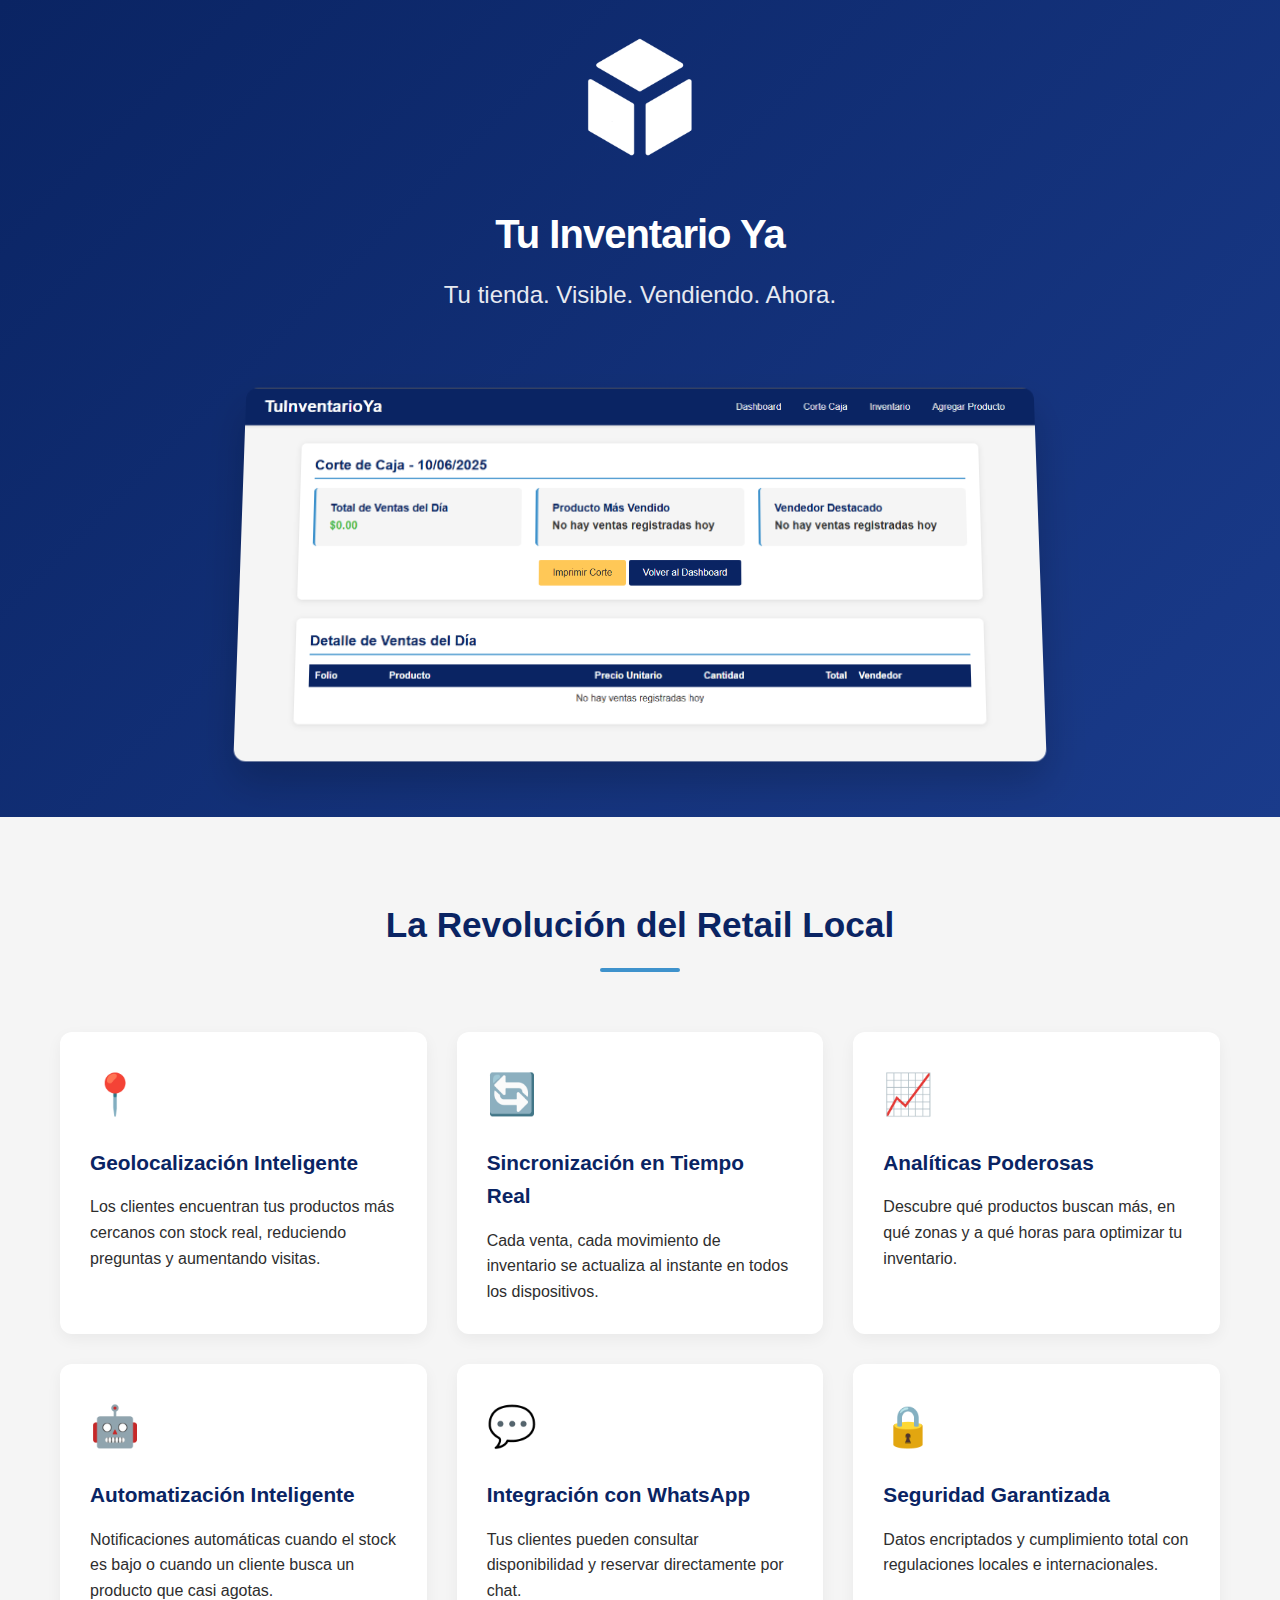
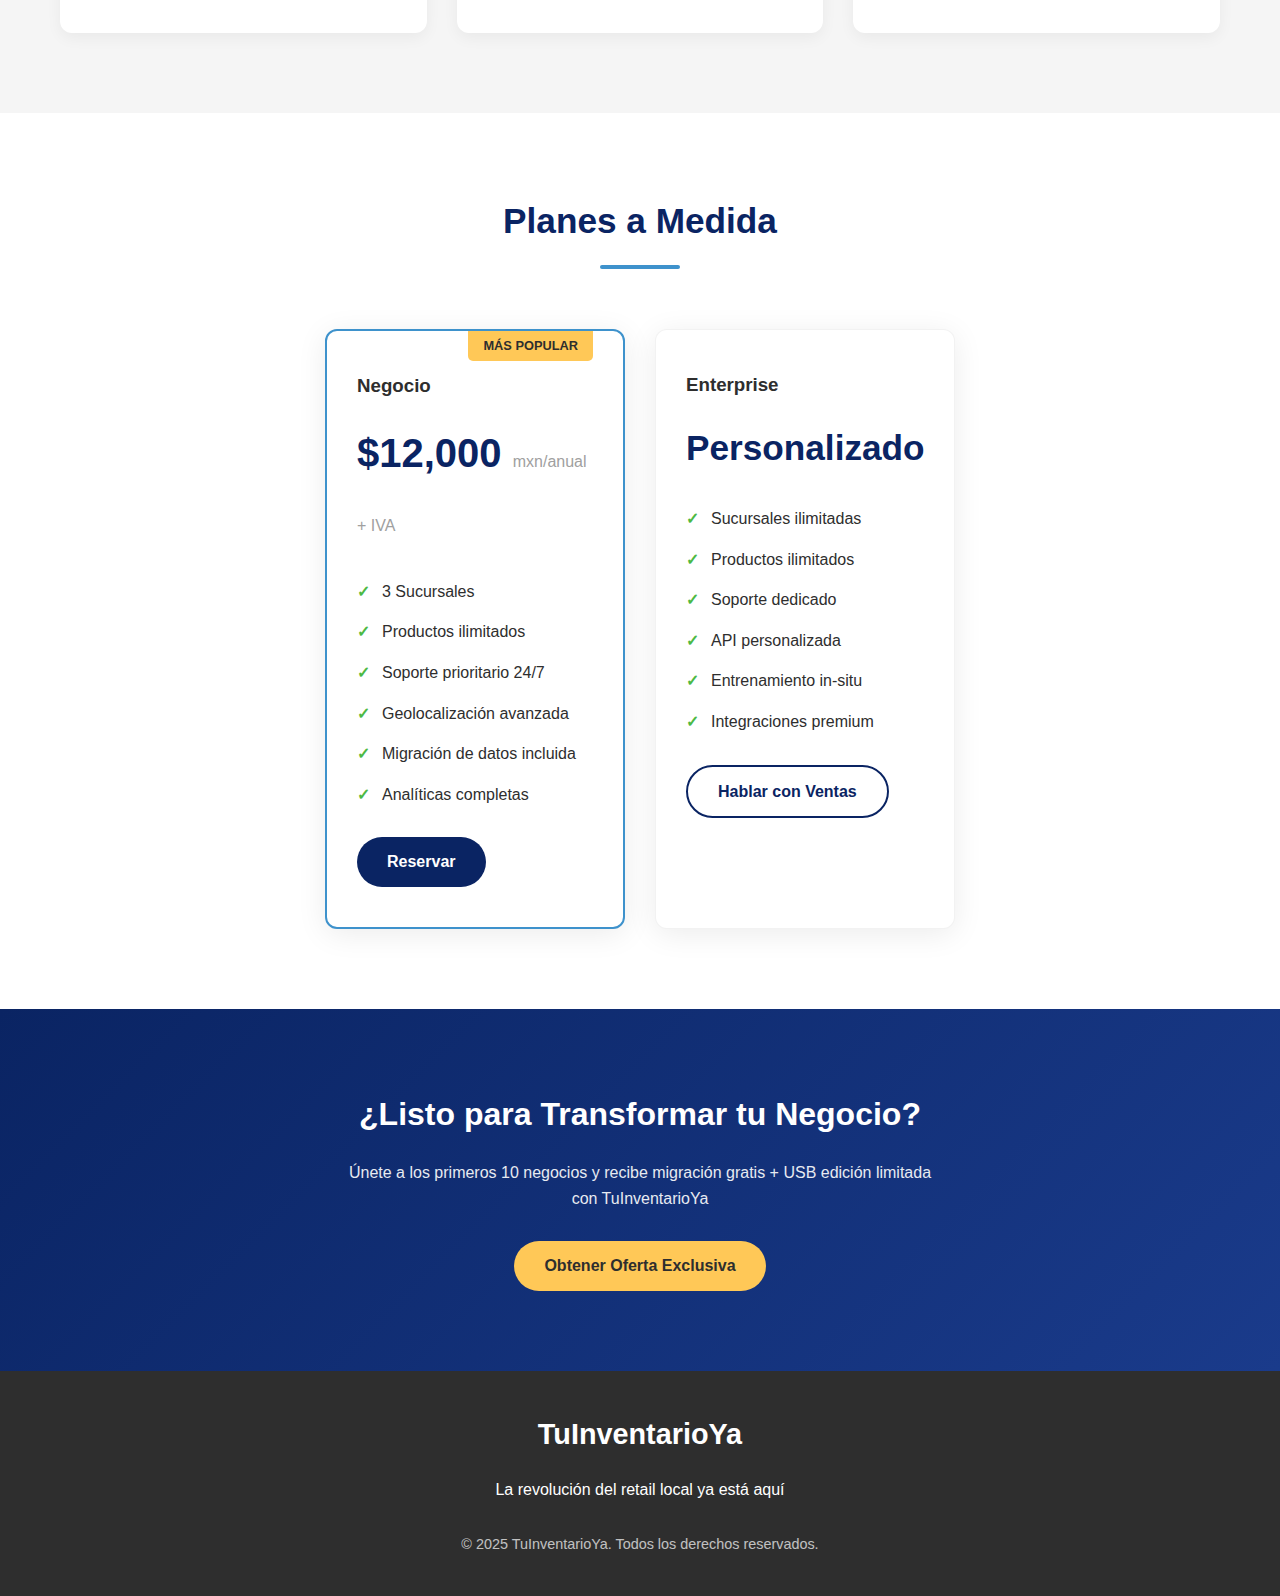
<file: Index.html>
<!DOCTYPE html>
<html lang="es">
  <head>
    <meta charset="UTF-8" />
    <meta name="viewport" content="width=device-width, initial-scale=1.0" />
    <meta name="keywords" content="TuInventarioYa, POS, Sistema Punto de Venta, Refaccionaria, POS Refaccionaria">
    <meta name="description" content="Sistema Punto de Venta para Refacionaria">
    <title>Tu Inventario Ya - Revolución en Retail</title>
    <link rel="stylesheet" href="css/Index.css" />
  </head>
  <body>
    <header>
      <div class="container">
        <div class="logo">
          <img src="img/LogoPuroBlanco.png" alt="" style="width: 15%" /> <br />
          Tu Inventario Ya
        </div>
        <div class="slogan">Tu tienda. Visible. Vendiendo. Ahora.</div>
        <img
          src="img/imgApp/image1.png"
          alt="Dashboard TuInventarioYa"
          class="hero-image"
        />
      </div>
    </header>

    <section class="features">
      <div class="container">
        <h2 class="section-title">La Revolución del Retail Local</h2>
        <div class="features-grid">
          <div class="feature-card">
            <div class="feature-icon">📍</div>
            <h3 class="feature-title">Geolocalización Inteligente</h3>
            <p>
              Los clientes encuentran tus productos más cercanos con stock real,
              reduciendo preguntas y aumentando visitas.
            </p>
          </div>
          <div class="feature-card">
            <div class="feature-icon">🔄</div>
            <h3 class="feature-title">Sincronización en Tiempo Real</h3>
            <p>
              Cada venta, cada movimiento de inventario se actualiza al instante
              en todos los dispositivos.
            </p>
          </div>
          <div class="feature-card">
            <div class="feature-icon">📈</div>
            <h3 class="feature-title">Analíticas Poderosas</h3>
            <p>
              Descubre qué productos buscan más, en qué zonas y a qué horas para
              optimizar tu inventario.
            </p>
          </div>
          <div class="feature-card">
            <div class="feature-icon">🤖</div>
            <h3 class="feature-title">Automatización Inteligente</h3>
            <p>
              Notificaciones automáticas cuando el stock es bajo o cuando un
              cliente busca un producto que casi agotas.
            </p>
          </div>
          <div class="feature-card">
            <div class="feature-icon">💬</div>
            <h3 class="feature-title">Integración con WhatsApp</h3>
            <p>
              Tus clientes pueden consultar disponibilidad y reservar
              directamente por chat.
            </p>
          </div>
          <div class="feature-card">
            <div class="feature-icon">🔒</div>
            <h3 class="feature-title">Seguridad Garantizada</h3>
            <p>
              Datos encriptados y cumplimiento total con regulaciones locales e
              internacionales.
            </p>
          </div>
        </div>
      </div>
    </section>

    <section class="pricing">
      <div class="container">
        <h2 class="section-title">Planes a Medida</h2>
        <div class="pricing-cards">
          <div class="pricing-card" style="border: 2px solid var(--secondary)">
            <div class="popular-tag">MÁS POPULAR</div>
            <h3>Negocio</h3>
            <div class="price">$12,000 <span>mxn/anual + IVA</span></div>
            <ul class="price-features">
              <li>3 Sucursales</li>
              <li>Productos ilimitados</li>
              <li>Soporte prioritario 24/7</li>
              <li>Geolocalización avanzada</li>
              <li>Migración de datos incluida</li>
              <li>Analíticas completas</li>
            </ul>
            <a href="RegistroNegocio.html" class="btn btn-primary"
              >Reservar</a
            >
          </div>
          <div class="pricing-card">
            <h3>Enterprise</h3>
            <div class="price personalizada">Personalizado</div>
            <ul class="price-features">
              <li>Sucursales ilimitadas</li>
              <li>Productos ilimitados</li>
              <li>Soporte dedicado</li>
              <li>API personalizada</li>
              <li>Entrenamiento in-situ</li>
              <li>Integraciones premium</li>
            </ul>
            <a
              href="https://wa.me/3111478868?text=Quiero cotizar el modo Personalizado"
              target="_blank"
              class="btn btn-outline"
              >Hablar con Ventas</a
            >
          </div>
        </div>
      </div>
    </section>

    <section class="cta">
      <div class="container">
        <h2>¿Listo para Transformar tu Negocio?</h2>
        <p>
          Únete a los primeros 10 negocios y recibe migración gratis + USB
          edición limitada con TuInventarioYa
        </p>
        <a
          href="https://wa.me/3111478868?text=Quiero la oferta exclusiva"
          target="_blank"
          class="btn btn-primary"
          style="background: var(--warning); color: var(--dark)"
          >Obtener Oferta Exclusiva</a
        >
      </div>
    </section>

    <footer>
      <div class="container">
        <div class="footer-logo">TuInventarioYa</div>
        <p>La revolución del retail local ya está aquí</p>
        <div class="copyright">
          © 2025 TuInventarioYa. Todos los derechos reservados.
        </div>
      </div>
    </footer>
  </body>
</html>
</file>
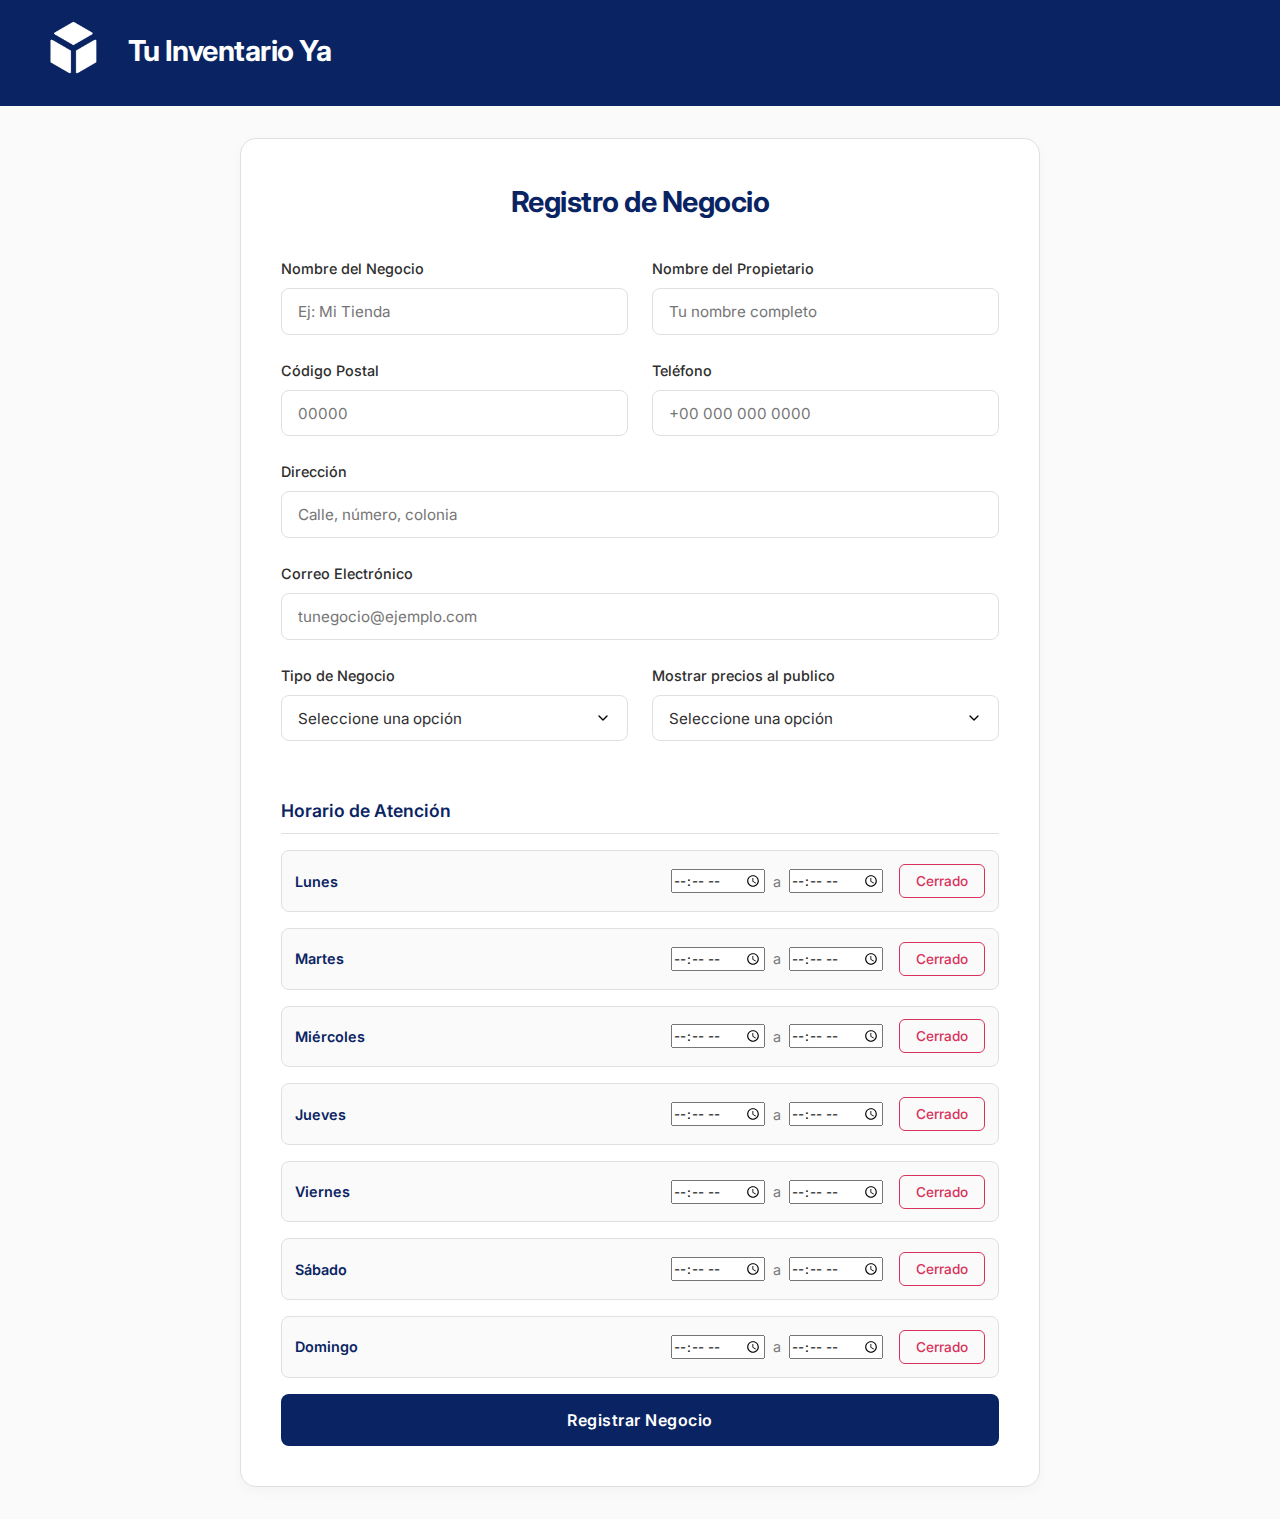
<file: RegistroNegocio.html>
<!DOCTYPE html>
<html lang="es">
  <head>
    <meta charset="UTF-8" />
    <meta name="viewport" content="width=device-width, initial-scale=1.0" />
    <link rel="icon" href="img/LogoPuroAzul.png">
    <title>Registro de Negocio - TuInventarioYa</title>
    <link
      href="https://fonts.googleapis.com/css2?family=Inter:wght@300;400;500;600;700&display=swap"
      rel="stylesheet"
    />
    <link rel="stylesheet" href="css/RegistroNegocio.css">
  </head>
  <body>

    <header>
      <div class="header-pt1">
        <img src="img/LogoPuroBlanco.png" alt="" style="width: 60%; padding-top: 9px; margin-left: 35px; ">
      </div>
      <div class="header-pt2">
        <h1>Tu Inventario Ya</h1>
      </div>
    </header>

    <form action="Procesar_Registro.php" method="post" class="container">
      <h1>Registro de Negocio</h1>
      <div id="registroNegocio" >
        <div class="grid-2">
          <div class="form-group">
            <label for="nombreNegocio">Nombre del Negocio</label>
            <input
              type="text"
              id="nombreNegocio"
              name="nombreNegocio"
              placeholder="Ej: Mi Tienda"
              required
            />
          </div>

          <div class="form-group">
            <label for="nombrePropietario">Nombre del Propietario</label>
            <input
              type="text"
              id="nombrePropietario"
              name="nombrePropietario"
              placeholder="Tu nombre completo"
              required
            />
          </div>
        </div>

        <div class="grid-2">
          <div class="form-group">
            <label for="codigoPostal">Código Postal</label>
            <input
              type="text"
              id="codigoPostal"
              name="codigoPostal"
              placeholder="00000"
              required
            />
          </div>

          <div class="form-group">
            <label for="telefono">Teléfono</label>
            <input
              type="tel"
              id="telefono"
              name="telefono"
              placeholder="+00 000 000 0000"
              required
            />
          </div>
        </div>

        <div class="form-group">
          <label for="direccion">Dirección</label>
          <input
            type="text"
            id="direccion"
            name="direccion"
            placeholder="Calle, número, colonia"
            required
          />
        </div>

        <div class="form-group">
          <label for="email">Correo Electrónico</label>
          <input
            type="email"
            id="email"
            name="email"
            placeholder="tunegocio@ejemplo.com"
            required
          />
        </div>

        <div class="grid-2">
          <div class="form-group">
            <label for="tipoNegocio">Tipo de Negocio</label>
            <select id="tipoNegocio" name="tipoNegocio" required>
              <option value="" disabled selected>Seleccione una opción</option>
              <option value="ferreteria">Ferretería</option>
              <option value="electronica">Electrónica</option>
              <option value="telefonos_computadoras">
                Teléfonos/Computadoras
              </option>
              <option value="ropa">Ropa</option>
              <option value="supermercado">Supermercado</option>
              <option value="restaurante">Restaurante</option>
              <option value="otro">Otro</option>
            </select>
          </div>

          <div class="form-group">
            <label for="precioPublico">Mostrar precios al publico</label>
            <select id="precioPublico" name="precioPublico" required>
              <option value="" disabled selected>Seleccione una opción</option>
              <option value="si">Si</option>
              <option value="no">No</option>
            </select>
          </div>
        </div>

        <div class="section-title">Horario de Atención</div>

        <div class="horario-container">
          <div class="dia-horario">
            <label>Lunes</label>
            <div class="horario-inputs">
              <input type="time" name="lunesInicio" id="lunesInicio" />
              <span>a</span>
              <input type="time" name="lunesFin" id="lunesFin" />
              <button type="button" class="cerrado-btn" data-dia="lunes">
                Cerrado
              </button>
            </div>
          </div>

          <div class="dia-horario">
            <label>Martes</label>
            <div class="horario-inputs">
              <input type="time" name="martesInicio" id="martesInicio" />
              <span>a</span>
              <input type="time" name="martesFin" id="martesFin" />
              <button type="button" class="cerrado-btn" data-dia="martes">
                Cerrado
              </button>
            </div>
          </div>

          <div class="dia-horario">
            <label>Miércoles</label>
            <div class="horario-inputs">
              <input type="time" name="miercolesInicio" id="miercolesInicio" />
              <span>a</span>
              <input type="time" name="miercolesFin" id="miercolesFin" />
              <button type="button" class="cerrado-btn" data-dia="miercoles">
                Cerrado
              </button>
            </div>
          </div>

          <div class="dia-horario">
            <label>Jueves</label>
            <div class="horario-inputs">
              <input type="time" name="juevesInicio" id="juevesInicio" />
              <span>a</span>
              <input type="time" name="juevesFin" id="juevesFin" />
              <button type="button" class="cerrado-btn" data-dia="jueves">
                Cerrado
              </button>
            </div>
          </div>

          <div class="dia-horario">
            <label>Viernes</label>
            <div class="horario-inputs">
              <input type="time" name="viernesInicio" id="viernesInicio" />
              <span>a</span>
              <input type="time" name="viernesFin" id="viernesFin" />
              <button type="button" class="cerrado-btn" data-dia="viernes">
                Cerrado
              </button>
            </div>
          </div>

          <div class="dia-horario">
            <label>Sábado</label>
            <div class="horario-inputs">
              <input type="time" name="sabadoInicio" id="sabadoInicio" />
              <span>a</span>
              <input type="time" name="sabadoFin" id="sabadoFin" />
              <button type="button" class="cerrado-btn" data-dia="sabado">
                Cerrado
              </button>
            </div>
          </div>

          <div class="dia-horario">
            <label>Domingo</label>
            <div class="horario-inputs">
              <input type="time" name="domingoInicio" id="domingoInicio" />
              <span>a</span>
              <input type="time" name="domingoFin" id="domingoFin" />
              <button type="button" class="cerrado-btn" data-dia="domingo">
                Cerrado
              </button>
            </div>
          </div>
        </div>
          <input type="submit" value="Registrar Negocio" class="btn-submit">
      </div>
    </form>

    <script>
      document.addEventListener("DOMContentLoaded", function () {
        const cerradoBtns = document.querySelectorAll(".cerrado-btn");

        cerradoBtns.forEach((btn) => {
          btn.addEventListener("click", function () {
            const dia = this.getAttribute("data-dia");
            const inicioInput = document.getElementById(`${dia}Inicio`);
            const finInput = document.getElementById(`${dia}Fin`);

            if (this.classList.contains("active")) {
              this.classList.remove("active");
              this.textContent = "Cerrado";
              inicioInput.disabled = false;
              finInput.disabled = false;
            } else {
              this.classList.add("active");
              this.textContent = "Abierto";
              inicioInput.disabled = true;
              finInput.disabled = true;
              inicioInput.value = "";
              finInput.value = "";
            }
          });
        });
      });
    </script>



  </body>
</html>
</file>
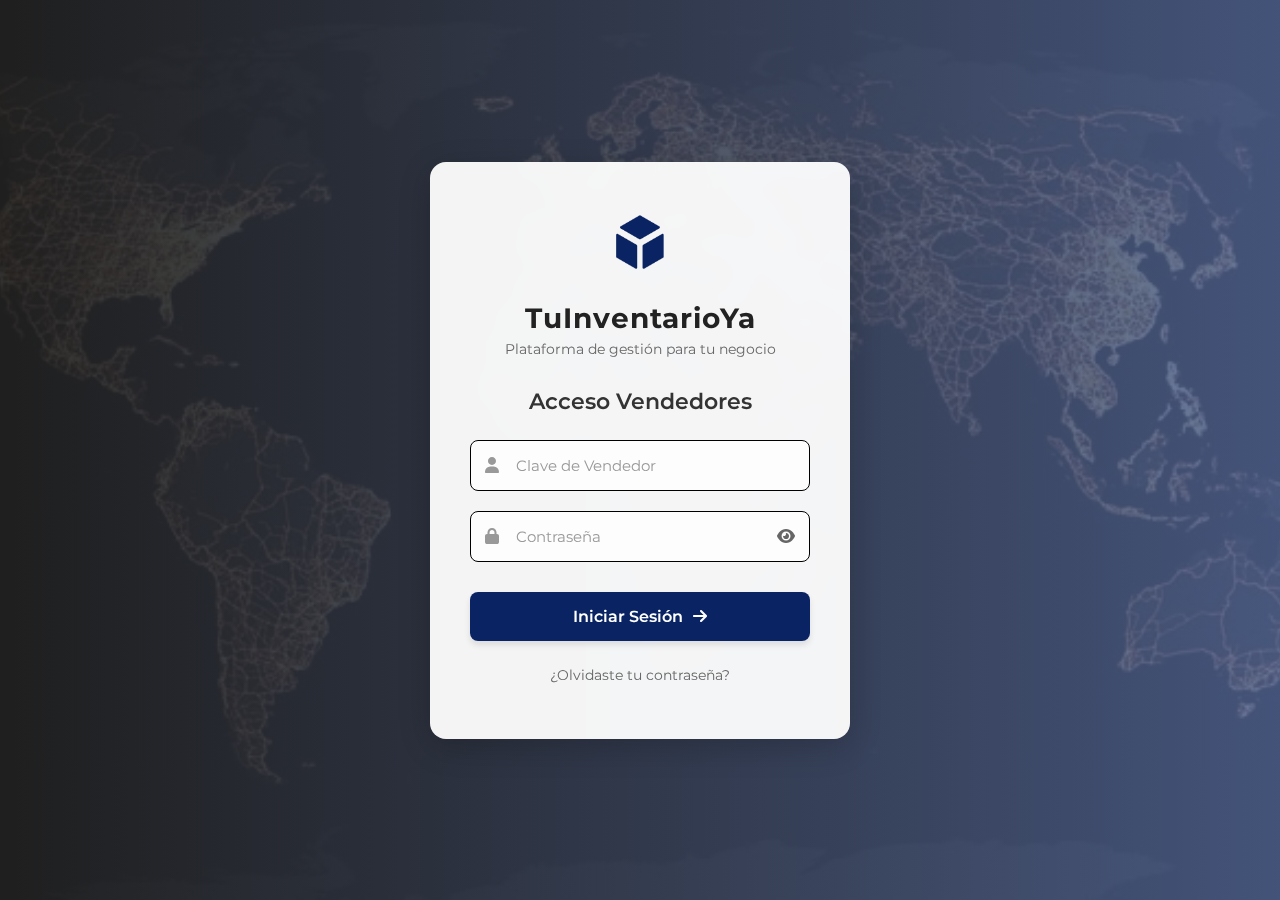
<file: Vendedor/Login.html>
<!DOCTYPE html>
<html lang="es">
<head>
    <meta charset="UTF-8">
    <meta name="viewport" content="width=device-width, initial-scale=1.0">
    <title>TuInventarioYa - Acceso Vendedores</title>
    <link rel="stylesheet" href="../css/LoginVendedores.css">
    <link href="https://fonts.googleapis.com/css2?family=Montserrat:wght@300;400;500;600;700&display=swap" rel="stylesheet">
    <link rel="stylesheet" href="https://cdnjs.cloudflare.com/ajax/libs/font-awesome/6.0.0-beta3/css/all.min.css">
</head>
<body>
    <div class="login-container">
        <div class="brand-header">
            <img src="../img/LogoPuroAzul.png" alt="TuInventarioYa Logo" class="logo">
            <h1>TuInventarioYa</h1>
            <p class="tagline">Plataforma de gestión para tu negocio</p>
        </div>
        
        <form class="login-form" action="procesar_login.php" method="post">
            <h2>Acceso Vendedores</h2>
            
            <div class="input-group">
                <i class="fas fa-user"></i>
                <input type="text" id="clave" name="clave" placeholder="Clave de Vendedor" required>
            </div>
            
            <div class="input-group">
                <i class="fas fa-lock"></i>
                <input type="password" id="contrasena" name="contrasena" placeholder="Contraseña" required>
                <i class="fas fa-eye toggle-password" onclick="togglePassword()"></i>
            </div>
            
            <button type="submit" class="login-btn">
                <span>Iniciar Sesión</span>
                <i class="fas fa-arrow-right"></i>
            </button>
            
            <div class="form-footer">
                <a href="#" class="forgot-password">¿Olvidaste tu contraseña?</a>
                <!-- <p class="support">Soporte: <a href="mailto:soporte@ubicashop.com">soporte@ubicashop.com</a></p> -->
            </div>
        </form>
    </div>

    <script>
        function togglePassword() {
            const passwordField = document.getElementById('contrasena');
            const icon = document.querySelector('.toggle-password');
            
            if (passwordField.type === 'password') {
                passwordField.type = 'text';
                icon.classList.remove('fa-eye');
                icon.classList.add('fa-eye-slash');
            } else {
                passwordField.type = 'password';
                icon.classList.remove('fa-eye-slash');
                icon.classList.add('fa-eye');
            }
        }
    </script>
</body>
</html>
</file>
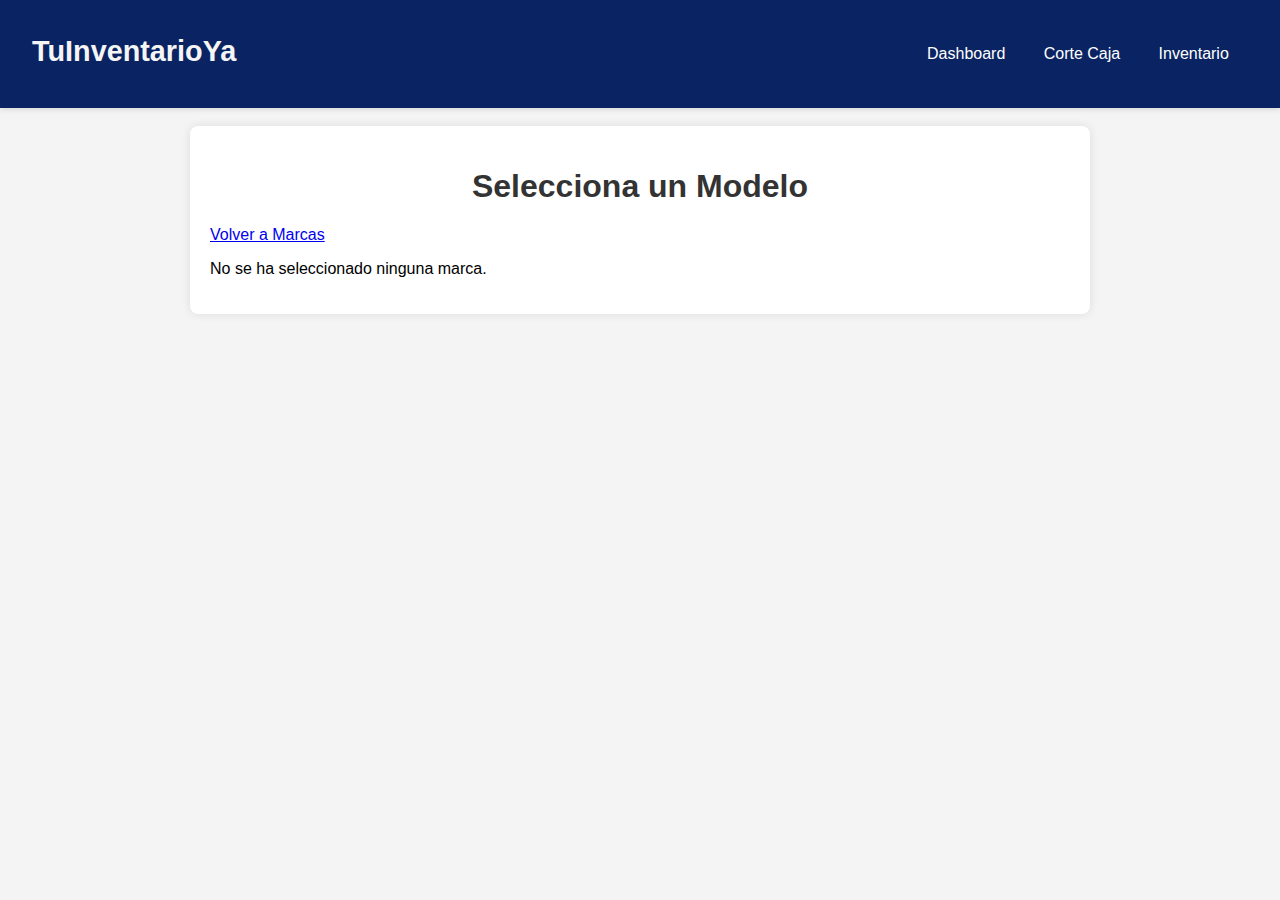
<file: Vendedor/catalogo/modelos.html>
<!DOCTYPE html>
<html lang="es">
<head>
  <meta charset="UTF-8" />
  <title>Modelos</title>
  <link rel="stylesheet" href="css/styles.css" />
  <style>

            :root {
            --primary: #0a2463;
            --secondary: #3e92cc;
            --success: #4cb944;
            --warning: #ffc857;
            --danger: #d8315b;
            --dark: #2e2e2e;
            --light: #f5f5f5;
            --gray: #e0e0e0;
            --text-light: #7a7a7a;
        }
     header {
            background-color: var(--primary);
            color: white;
            padding: 1rem 2rem;
            display: flex;
            justify-content: space-between;
            align-items: center;
            box-shadow: 0 2px 5px rgba(0,0,0,0.1);
        }
        
        header h1 {
            font-size: 1.8rem;
        }
        
        nav ul {
            display: flex;
            list-style: none;
        }
        
        nav ul li a {
            color: white;
            text-decoration: none;
            padding: 0.5rem 1rem;
            margin: 0 0.2rem;
            border-radius: 4px;
            transition: background-color 0.3s;
        }
        
        nav ul li a:hover {
            background-color: var(--secondary);
        }

        header>h1{
            color: var(--light);
            margin-bottom: 1.5rem;
        }
  </style>
</head>
<body>
      <header>
        <h1>TuInventarioYa</h1>
        <nav>
            <ul>
                <li><a href="Dashboard.php">Dashboard</a></li>
                <li><a href="CorteCaja.php">Corte Caja</a></li>
                <li><a href="Inventario.php">Inventario</a></li>
            </ul>
        </nav>
    </header>
    <br>
  <div class="container">
    <h1>Selecciona un Modelo</h1>
        <a href="index.html" class="btn-back">Volver a Marcas</a>
    <div id="modelosContainer"></div>
  </div>

  <script>
    const params = new URLSearchParams(location.search);
    const marcaId = params.get("marca_id");

    if (marcaId) {
      fetch(`app.php?accion=get_modelos&marca_id=${marcaId}`)
        .then(res => res.json())
        .then(modelos => {
          const container = document.getElementById("modelosContainer");
          if (modelos.length === 0) {
            container.innerHTML = "<p>No hay modelos disponibles para esta marca.</p>";
            return;
          }
          container.innerHTML = "<h3>Modelos:</h3>";
          modelos.forEach(modelo => {
            const div = document.createElement("div");
            div.className = "modelo";
            div.innerHTML = `
              <strong>${modelo.nombre}</strong> (${modelo.anio_inicio}-${modelo.anio_fin}) - ${modelo.motor}
              <button onclick="irAPiezas(${modelo.id}, ${modelo.marca_id})">Ver Piezas</button>
            `;
            container.appendChild(div);
          });
        });
    } else {
      document.getElementById("modelosContainer").innerHTML = "<p>No se ha seleccionado ninguna marca.</p>";
    }

    function irAPiezas(modelo_id, marca_id) {
      location.href = `piezas.html?modelo_id=${modelo_id}&marca_id=${marca_id}`;
    }
  </script>
</body>
</html>
</file>
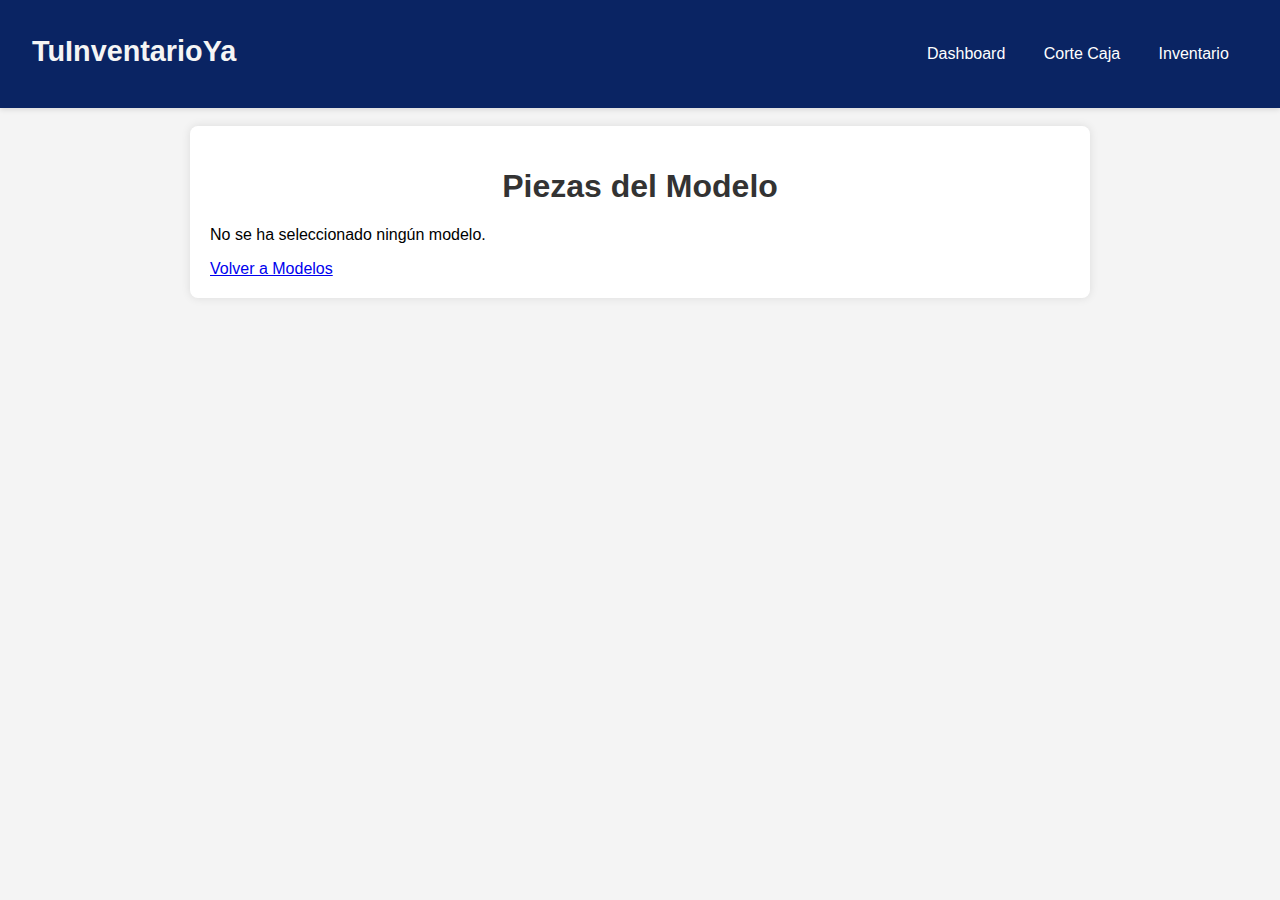
<file: Vendedor/catalogo/piezas.html>
<!DOCTYPE html>
<html lang="es">
<head>
  <meta charset="UTF-8" />
  <title>Piezas</title>
  <link rel="stylesheet" href="css/styles.css" />
  <style>
    :root {
      --primary: #0a2463;
      --secondary: #3e92cc;
      --success: #4cb944;
      --warning: #ffc857;
      --danger: #d8315b;
      --dark: #2e2e2e;
      --light: #f5f5f5;
      --gray: #e0e0e0;
      --text-light: #7a7a7a;
    }
     header {
            background-color: var(--primary);
            color: white;
            padding: 1rem 2rem;
            display: flex;
            justify-content: space-between;
            align-items: center;
            box-shadow: 0 2px 5px rgba(0,0,0,0.1);
        }
        
        header h1 {
            font-size: 1.8rem;
        }
        
        nav ul {
            display: flex;
            list-style: none;
        }
        
        nav ul li a {
            color: white;
            text-decoration: none;
            padding: 0.5rem 1rem;
            margin: 0 0.2rem;
            border-radius: 4px;
            transition: background-color 0.3s;
        }
        
        nav ul li a:hover {
            background-color: var(--secondary);
        }

        header>h1{
            color: var(--light);
            margin-bottom: 1.5rem;
        }
  </style>
</head>
<body>
      <header>
        <h1>TuInventarioYa</h1>
        <nav>
            <ul>
                <li><a href="Dashboard.php">Dashboard</a></li>
                <li><a href="CorteCaja.php">Corte Caja</a></li>
                <li><a href="Inventario.php">Inventario</a></li>
            </ul>
        </nav>
    </header>
    <br>
  <div class="container">
    <h1>Piezas del Modelo</h1>
    <div id="piezasContainer"></div>
    <a href="#" id="backToModelos" class="btn-back">Volver a Modelos</a>
  </div>

  <script>
    const params = new URLSearchParams(location.search);
    const modeloId = params.get("modelo_id");

    if (modeloId) {
      fetch(`app.php?accion=get_piezas&modelo_id=${modeloId}`)
        .then(res => res.json())
        .then(piezas => {
          const container = document.getElementById("piezasContainer");
          if (piezas.length === 0) {
            container.innerHTML = "<p>No hay piezas registradas para este modelo.</p>";
            return;
          }
          container.innerHTML = "<h3>Piezas:</h3>";
          piezas.forEach(pieza => {
            const div = document.createElement("div");
            div.className = "pieza";
            div.innerHTML = `
              <strong>${pieza.nombre}</strong> (${pieza.categoria})
              <p>${pieza.descripcion}</p>
            `;
            container.appendChild(div);
          });
        });

      const marcaId = params.get("marca_id");
      document.getElementById("backToModelos").href = `modelos.html?marca_id=${marcaId}`;
    } else {
      document.getElementById("piezasContainer").innerHTML = "<p>No se ha seleccionado ningún modelo.</p>";
    }
  </script>
</body>
</html>
</file>
<file: css/Index.css>
:root {
  --primary: #0a2463;
  --secondary: #3e92cc;
  --success: #4cb944;
  --warning: #ffc857;
  --danger: #d8315b;
  --dark: #2e2e2e;
  --light: #f5f5f5;
  --gray: #a0a0a0;
}

* {
  margin: 0;
  padding: 0;
  box-sizing: border-box;
  font-family: "SF Pro Display", -apple-system, BlinkMacSystemFont, sans-serif;
}

body {
  background-color: white;
  color: var(--dark);
  line-height: 1.6;
}

.container {
  max-width: 1200px;
  margin: 0 auto;
  padding: 0 20px;
}

/* Header */
header {
  background: linear-gradient(135deg, var(--primary), #1a3b8b);
  color: white;
  padding: 10px 0;
  text-align: center;
  position: relative;
  overflow: hidden;
}

.logo {
  font-size: 2.5rem;
  font-weight: 700;
  margin-bottom: 10px;
  letter-spacing: -1px;
}

.slogan {
  font-size: 1.5rem;
  font-weight: 300;
  margin-bottom: 30px;
  opacity: 0.9;
}

.hero-image {
  width: 80%;
  max-width: 800px;
  margin: 40px auto;
  border-radius: 12px;
  box-shadow: 0 20px 40px rgba(0, 0, 0, 0.2);
  transform: perspective(1000px) rotateX(5deg);
  transition: transform 0.5s ease;
}

.hero-image:hover {
  transform: perspective(100000px) rotateX(0deg);
transform: scale(1.2);
}

/* Features Section */
.features {
  padding: 80px 0;
  background-color: var(--light);
}

.section-title {
  text-align: center;
  font-size: 2.2rem;
  margin-bottom: 60px;
  color: var(--primary);
  position: relative;
}

.section-title:after {
  content: "";
  display: block;
  width: 80px;
  height: 4px;
  background: var(--secondary);
  margin: 15px auto;
  border-radius: 2px;
}

.features-grid {
  display: grid;
  grid-template-columns: repeat(auto-fit, minmax(300px, 1fr));
  gap: 30px;
}

.feature-card {
  background: white;
  border-radius: 12px;
  padding: 30px;
  box-shadow: 0 5px 15px rgba(0, 0, 0, 0.05);
  transition: transform 0.3s ease, box-shadow 0.3s ease;
}

.feature-card:hover {
  transform: translateY(-10px);
  box-shadow: 0 15px 30px rgba(0, 0, 0, 0.1);
}

.feature-icon {
  font-size: 2.5rem;
  margin-bottom: 20px;
  color: var(--secondary);
}

.feature-title {
  font-size: 1.3rem;
  margin-bottom: 15px;
  color: var(--primary);
}

/* Pricing Section */
.pricing {
  padding: 80px 0;
  background-color: white;
}

.pricing-cards {
  display: flex;
  justify-content: center;
  flex-wrap: wrap;
  gap: 30px;
  margin-top: 50px;
}

.pricing-card {
  background: white;
  border-radius: 12px;
  width: 300px;
  padding: 40px 30px;
  box-shadow: 0 5px 30px rgba(0, 0, 0, 0.08);
  border: 1px solid rgba(0, 0, 0, 0.05);
  position: relative;
  overflow: hidden;
}

.popular-tag {
  position: absolute;
  top: 0;
  right: 30px;
  background: var(--warning);
  color: var(--dark);
  padding: 5px 15px;
  font-size: 0.8rem;
  font-weight: 600;
  border-bottom-left-radius: 5px;
  border-bottom-right-radius: 5px;
}

.personalizada {
  font-size: 2.2rem !important;
  font-weight: 700;
  color: var(--primary);
  margin: 20px 0;
}
.price {
  font-size: 2.5rem;
  font-weight: 700;
  color: var(--primary);
  margin: 20px 0;
}

.price span {
  font-size: 1rem;
  font-weight: 400;
  color: var(--gray);
}

.price-features {
  list-style: none;
  margin: 30px 0;
}

.price-features li {
  margin-bottom: 15px;
  position: relative;
  padding-left: 25px;
}

.price-features li:before {
  content: "✓";
  color: var(--success);
  position: absolute;
  left: 0;
  font-weight: bold;
}

.btn {
  display: inline-block;
  padding: 12px 30px;
  border-radius: 30px;
  font-weight: 600;
  text-decoration: none;
  transition: all 0.3s ease;
  text-align: center;
  border: none;
  cursor: pointer;
  font-size: 1rem;
}

.btn-primary {
  background: var(--primary);
  color: white;
}

.btn-primary:hover {
  background: #081f4d;
  transform: translateY(-2px);
  box-shadow: 0 5px 15px rgba(10, 36, 99, 0.3);
}

.btn-outline {
  background: transparent;
  color: var(--primary);
  border: 2px solid var(--primary);
}

.btn-outline:hover {
  background: var(--primary);
  color: white;
}

/* CTA Section */
.cta {
  padding: 80px 0;
  background: linear-gradient(135deg, var(--primary), #1a3b8b);
  color: white;
  text-align: center;
}

.cta h2 {
  font-size: 2rem;
  margin-bottom: 20px;
}

.cta p {
  max-width: 600px;
  margin: 0 auto 30px;
  opacity: 0.9;
}

/* Footer */
footer {
  background: var(--dark);
  color: white;
  padding: 40px 0;
  text-align: center;
}

.footer-logo {
  font-size: 1.8rem;
  font-weight: 700;
  margin-bottom: 20px;
}

.copyright {
  opacity: 0.7;
  font-size: 0.9rem;
  margin-top: 30px;
}

/* Responsive */
@media (max-width: 768px) {
  .logo {
    font-size: 2rem;
  }

  .slogan {
    font-size: 1.2rem;
  }

  .section-title {
    font-size: 1.8rem;
  }

  .pricing-cards {
    flex-direction: column;
    align-items: center;
  }
}
</file>
<file: css/RegistroNegocio.css>
:root {
  --primary: #0a2463;
  --secondary: #3e92cc;
  --success: #4cb944;
  --warning: #ffc857;
  --danger: #d8315b;
  --dark: #2e2e2e;
  --light: #f5f5f5;
  --gray: #e0e0e0;
  --text-light: #7a7a7a;
}

* {
  margin: 0;
  padding: 0;
  box-sizing: border-box;
  font-family: "Inter", -apple-system, BlinkMacSystemFont, sans-serif;
}

header {
  display: grid;
  grid-template-columns: 0.2fr 1.8fr;
  background-color: var(--primary);
  width: 100%;
}

.header-pt2 > h1 {
  color: white;
  text-align: initial;
  padding-top: 28px;
  padding-left: -25px;
}

body {
  background-color: #fafafa;
  line-height: 1.6;
  padding: 0;
  min-height: 100vh;
  display: flex;
  flex-direction: column;
  align-items: center;
  justify-content: center;
}

.container {
  max-width: 800px;
  width: 90%;
  margin: 2rem auto;
  background: white;
  padding: 2.5rem;
  border-radius: 16px;
  box-shadow: 0 4px 12px rgba(0, 0, 0, 0.03);
  border: 1px solid var(--gray);
}

h1 {
  color: var(--primary);
  text-align: center;
  margin-bottom: 2rem;
  font-size: 1.8rem;
  font-weight: 700;
  letter-spacing: -0.5px;
}

.form-group {
  margin-bottom: 1.5rem;
  position: relative;
}

label {
  display: block;
  margin-bottom: 0.5rem;
  font-weight: 500;
  color: var(--dark);
  font-size: 0.9rem;
}

input[type="text"],
input[type="email"],
input[type="tel"],
select {
  width: 100%;
  padding: 0.8rem 1rem;
  border: 1px solid var(--gray);
  border-radius: 8px;
  font-size: 0.95rem;
  transition: all 0.2s ease;
  background-color: #fff;
  color: var(--dark);
}

input[type="text"]:focus,
input[type="email"]:focus,
input[type="tel"]:focus,
select:focus {
  border-color: var(--secondary);
  outline: none;
  box-shadow: 0 0 0 3px rgba(62, 146, 204, 0.1);
}

.grid-2 {
  display: grid;
  grid-template-columns: 1fr 1fr;
  gap: 1.5rem;
}

.horario-container {
  display: grid;
  grid-template-columns: 1fr;
  gap: 1rem;
  margin-top: 1rem;
}

.dia-horario {
  display: flex;
  align-items: center;
  justify-content: space-between;
  padding: 0.8rem;
  background-color: #fafafa;
  border-radius: 8px;
  border: 1px solid var(--gray);
}

.dia-horario label {
  width: 80px;
  margin-bottom: 0;
  font-weight: 600;
  color: var(--primary);
}

.horario-inputs {
  display: flex;
  align-items: center;
  gap: 0.5rem;
  flex-grow: 1;
  justify-content: flex-end;
}

.horario-inputs span {
  color: var(--text-light);
  font-size: 0.9rem;
}

.cerrado-btn {
  background-color: transparent;
  color: var(--danger);
  border: 1px solid var(--danger);
  padding: 0.5rem 1rem;
  border-radius: 6px;
  cursor: pointer;
  font-size: 0.85rem;
  font-weight: 500;
  transition: all 0.2s ease;
  margin-left: 0.5rem;
  min-width: 85px;
}

.cerrado-btn:hover {
  background-color: rgba(216, 49, 91, 0.05);
}

.cerrado-btn.active {
  background-color: var(--danger);
  color: white;
  border-color: var(--danger);
}

.btn-submit {
  background: var(--primary);
  color: white;
  border: none;
  padding: 1rem;
  border-radius: 8px;
  font-size: 1rem;
  font-weight: 600;
  cursor: pointer;
  width: 100%;
  margin-top: 1rem;
  transition: all 0.2s ease;
  letter-spacing: 0.5px;
}

.btn-submit:hover {
  background: #081f4d;
  transform: translateY(-1px);
  box-shadow: 0 4px 8px rgba(10, 36, 99, 0.1);
}

select {
  appearance: none;
  background-image: url("data:image/svg+xml;charset=UTF-8,%3csvg xmlns='http://www.w3.org/2000/svg' viewBox='0 0 24 24' fill='none' stroke='currentColor' stroke-width='2' stroke-linecap='round' stroke-linejoin='round'%3e%3cpolyline points='6 9 12 15 18 9'%3e%3c/polyline%3e%3c/svg%3e");
  background-repeat: no-repeat;
  background-position: right 1rem center;
  background-size: 1rem;
}

.section-title {
  font-size: 1.1rem;
  color: var(--primary);
  margin: 2rem 0 1rem;
  padding-bottom: 0.5rem;
  border-bottom: 1px solid var(--gray);
  font-weight: 600;
}

@media (max-width: 768px) {
  .container {
    padding: 1.5rem;
    width: 95%;
  }

  .grid-2 {
    grid-template-columns: 1fr;
    gap: 1rem;
  }

  .dia-horario {
    flex-direction: column;
    align-items: flex-start;
    gap: 0.8rem;
  }

  .horario-inputs {
    width: 100%;
    justify-content: space-between;
  }
}
</file>
<file: Vendedor/catalogo/css/styles.css>
* {
  box-sizing: border-box;
  font-family: 'Segoe UI', sans-serif;
}

body {
  margin: 0;
  background: #f4f4f4;
}

.container {
  max-width: 900px;
  margin: auto;
  padding: 20px;
  background: white;
  border-radius: 8px;
  box-shadow: 0 0 10px rgba(0,0,0,0.1);
}

h1, h2 {
  text-align: center;
  color: #333;
}

button {
  padding: 10px 15px;
  margin: 5px;
  border: none;
  background: #007bff;
  color: white;
  cursor: pointer;
  border-radius: 4px;
}

button:hover {
  background: #0056b3;
}

input, select, textarea {
  width: 100%;
  padding: 8px;
  margin-top: 5px;
  border: 1px solid #ccc;
  border-radius: 4px;
}

.modelo, .pieza {
  border: 1px solid #ddd;
  padding: 15px;
  margin-bottom: 10px;
  border-radius: 6px;
}
</file>
<file: css/LoginVendedores.css>
/* Reset y estilos base */
* {
    padding: 0;
    margin: 0;
    box-sizing: border-box;
    font-family: 'Montserrat', sans-serif;
}

body {
    position: relative;
    height: 100vh;
    margin: 0;
    overflow: hidden;
    display: flex;
    justify-content: center;
    align-items: center;
    color: #333;
}

body::before {
    content: "";
    position: absolute;
    top: 0;
    left: 0;
    width: 100%;
    height: 100%;
    background-image: url(../img/Fondo1.jpg);
    background-size: cover;
    background-position: center;
    background-repeat: no-repeat;
    opacity: 0.4;
    z-index: -2;
}

body::after {
    content: "";
    position: absolute;
    top: 0;
    left: 0;
    width: 100%;
    height: 100%;
    background: linear-gradient(1350deg, rgba(10, 36, 99, 0.6) 0%, rgba(0, 0, 0, 0.8) 100%);
    z-index: -1;
}

/* Contenedor principal */
.login-container {
    width: 100%;
    max-width: 420px;
    background: rgba(255, 255, 255, 0.95);
    border-radius: 16px;
    box-shadow: 0 8px 32px rgba(0, 0, 0, 0.2);
    backdrop-filter: blur(8px);
    -webkit-backdrop-filter: blur(8px);
    overflow: hidden;
    padding: 40px;
    animation: fadeIn 0.6s ease-out;
}

@keyframes fadeIn {
    from { opacity: 0; transform: translateY(20px); }
    to { opacity: 1; transform: translateY(0); }
}

/* Encabezado de marca */
.brand-header {
    text-align: center;
    margin-bottom: 30px;
}

.logo {
    width: 80px;
    height: auto;
    margin-bottom: 15px;
}

.brand-header h1 {
    font-size: 28px;
    font-weight: 700;
    color: #222;
    margin-bottom: 5px;
    letter-spacing: 1px;
}

.tagline {
    font-size: 14px;
    color: #666;
    font-weight: 400;
}

/* Formulario */
.login-form {
    display: flex;
    flex-direction: column;
}

.login-form h2 {
    text-align: center;
    margin-bottom: 25px;
    font-size: 22px;
    font-weight: 600;
    color: #333;
}

.input-group {
    position: relative;
    margin-bottom: 20px;
}

.input-group i {
    position: absolute;
    left: 15px;
    top: 50%;
    transform: translateY(-50%);
    color: #999;
    font-size: 16px;
}

.input-group .toggle-password {
    left: auto;
    right: 15px;
    cursor: pointer;
    color: #666;
    transition: color 0.3s;
}

.input-group .toggle-password:hover {
    color: #0A2463;
}

.login-form input {
    width: 100%;
    padding: 15px 15px 15px 45px;
    border: 1px solid #000000;
    border-radius: 8px;
    font-size: 15px;
    transition: all 0.3s;
    background-color: rgba(255, 255, 255, 0.8);
}

.login-form input:focus {
    outline: none;
    border-color: #0A2463;
    box-shadow: 0 0 0 2px rgba(206, 147, 0, 0.2);
}

.login-form input::placeholder {
    color: #999;
}

/* Botón de login */
.login-btn {
    background: linear-gradient(135deg, #0A2463 0%, #0A2463 100%);
    color: white;
    border: none;
    padding: 15px;
    border-radius: 8px;
    font-size: 16px;
    font-weight: 600;
    cursor: pointer;
    margin-top: 10px;
    display: flex;
    justify-content: center;
    align-items: center;
    gap: 10px;
    transition: all 0.3s;
    box-shadow: 0 4px 6px rgba(0, 0, 0, 0.1);
}

.login-btn:hover {
    background: linear-gradient(135deg, #0A2463 0%, #0A2463 100%);
    box-shadow: 0 6px 8px rgba(0, 0, 0, 0.15);
    transform: translateY(-2px);
}

.login-btn:active {
    transform: translateY(0);
}

/* Pie de formulario */
.form-footer {
    margin-top: 25px;
    text-align: center;
    font-size: 14px;
}

.forgot-password {
    color: #666;
    text-decoration: none;
    transition: color 0.3s;
    display: inline-block;
    margin-bottom: 15px;
}

.forgot-password:hover {
    color: #0A2463;
}

.support {
    color: #888;
    font-size: 13px;
    margin-top: 10px;
}

.support a {
    color: #666;
    text-decoration: none;
    transition: color 0.3s;
}

.support a:hover {
    color: #0A2463;
}

.version {
    text-align: center;
    margin-top: 30px;
    font-size: 12px;
    color: #999;
}

/* Responsive */
@media (max-width: 480px) {
    .login-container {
        padding: 30px 20px;
        margin: 0 15px;
    }
    
    .brand-header h1 {
        font-size: 24px;
    }
    
    .login-form h2 {
        font-size: 20px;
    }
}
</file>
